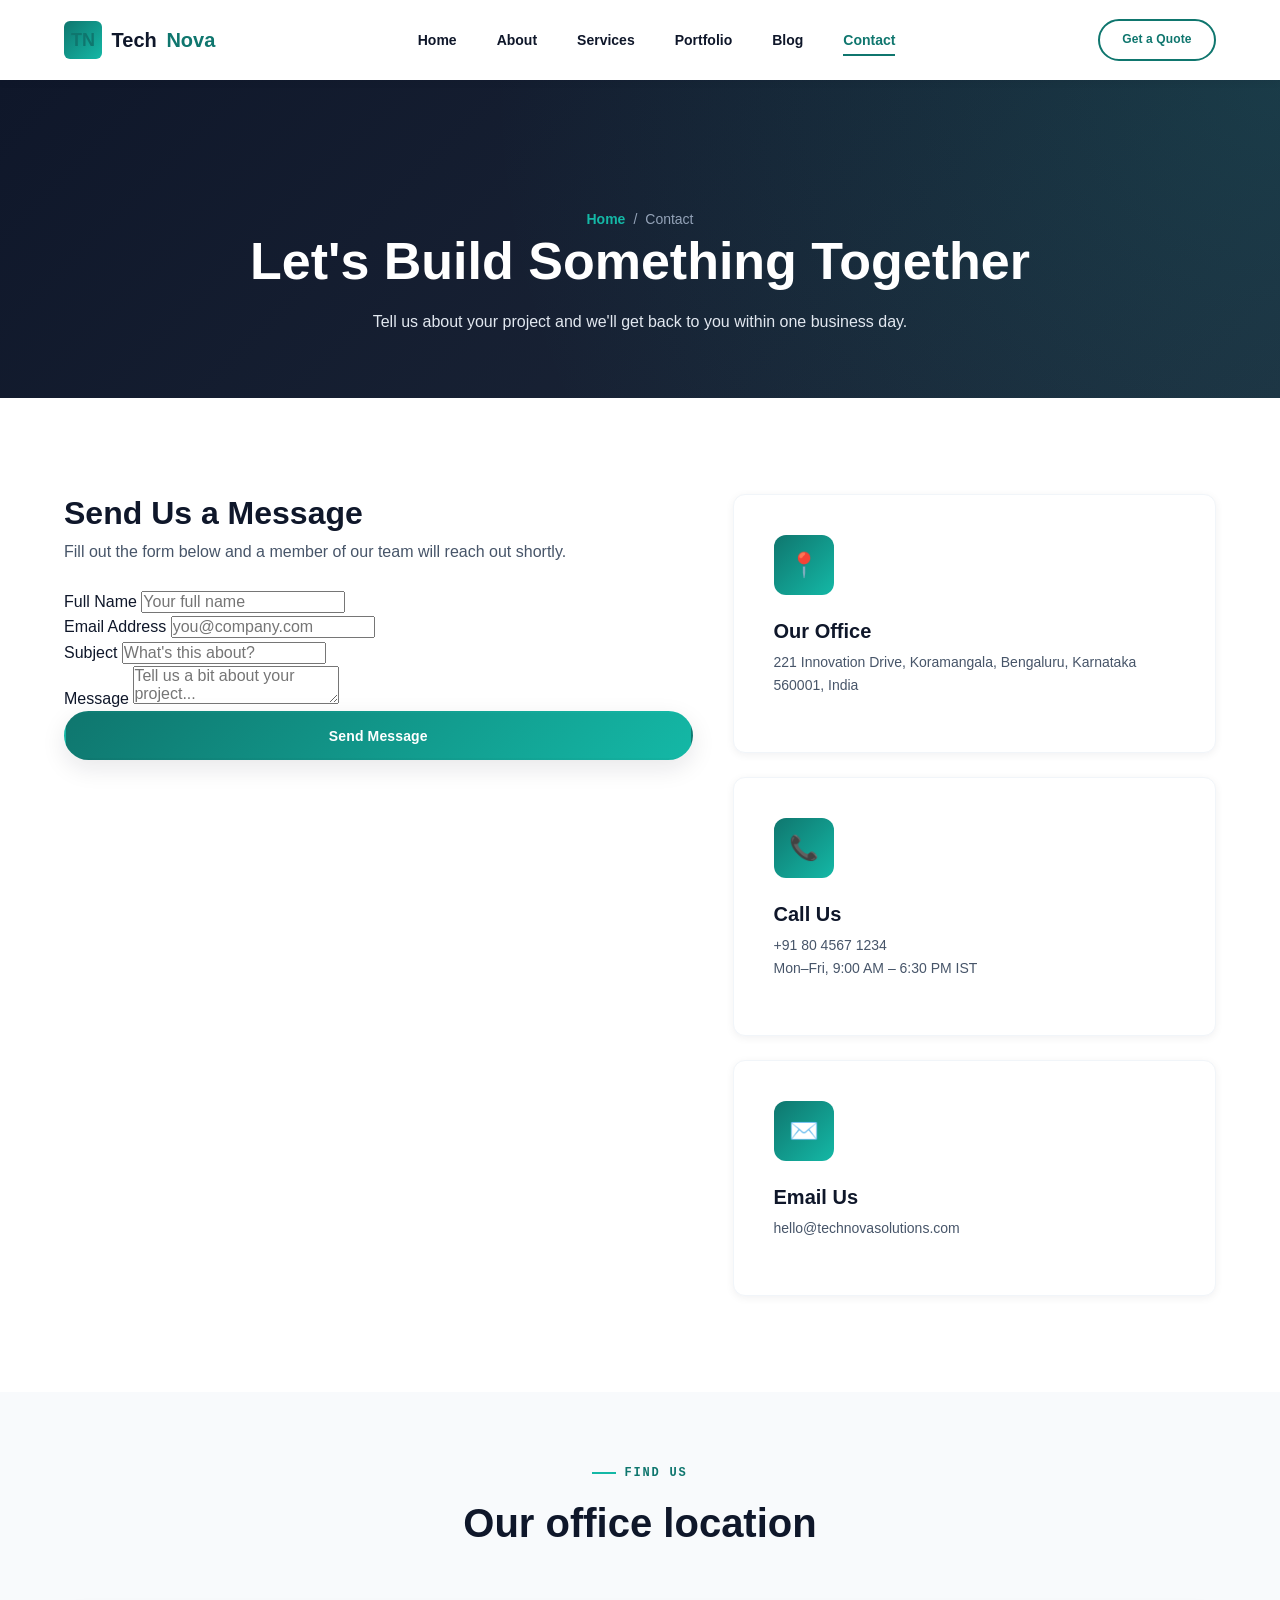
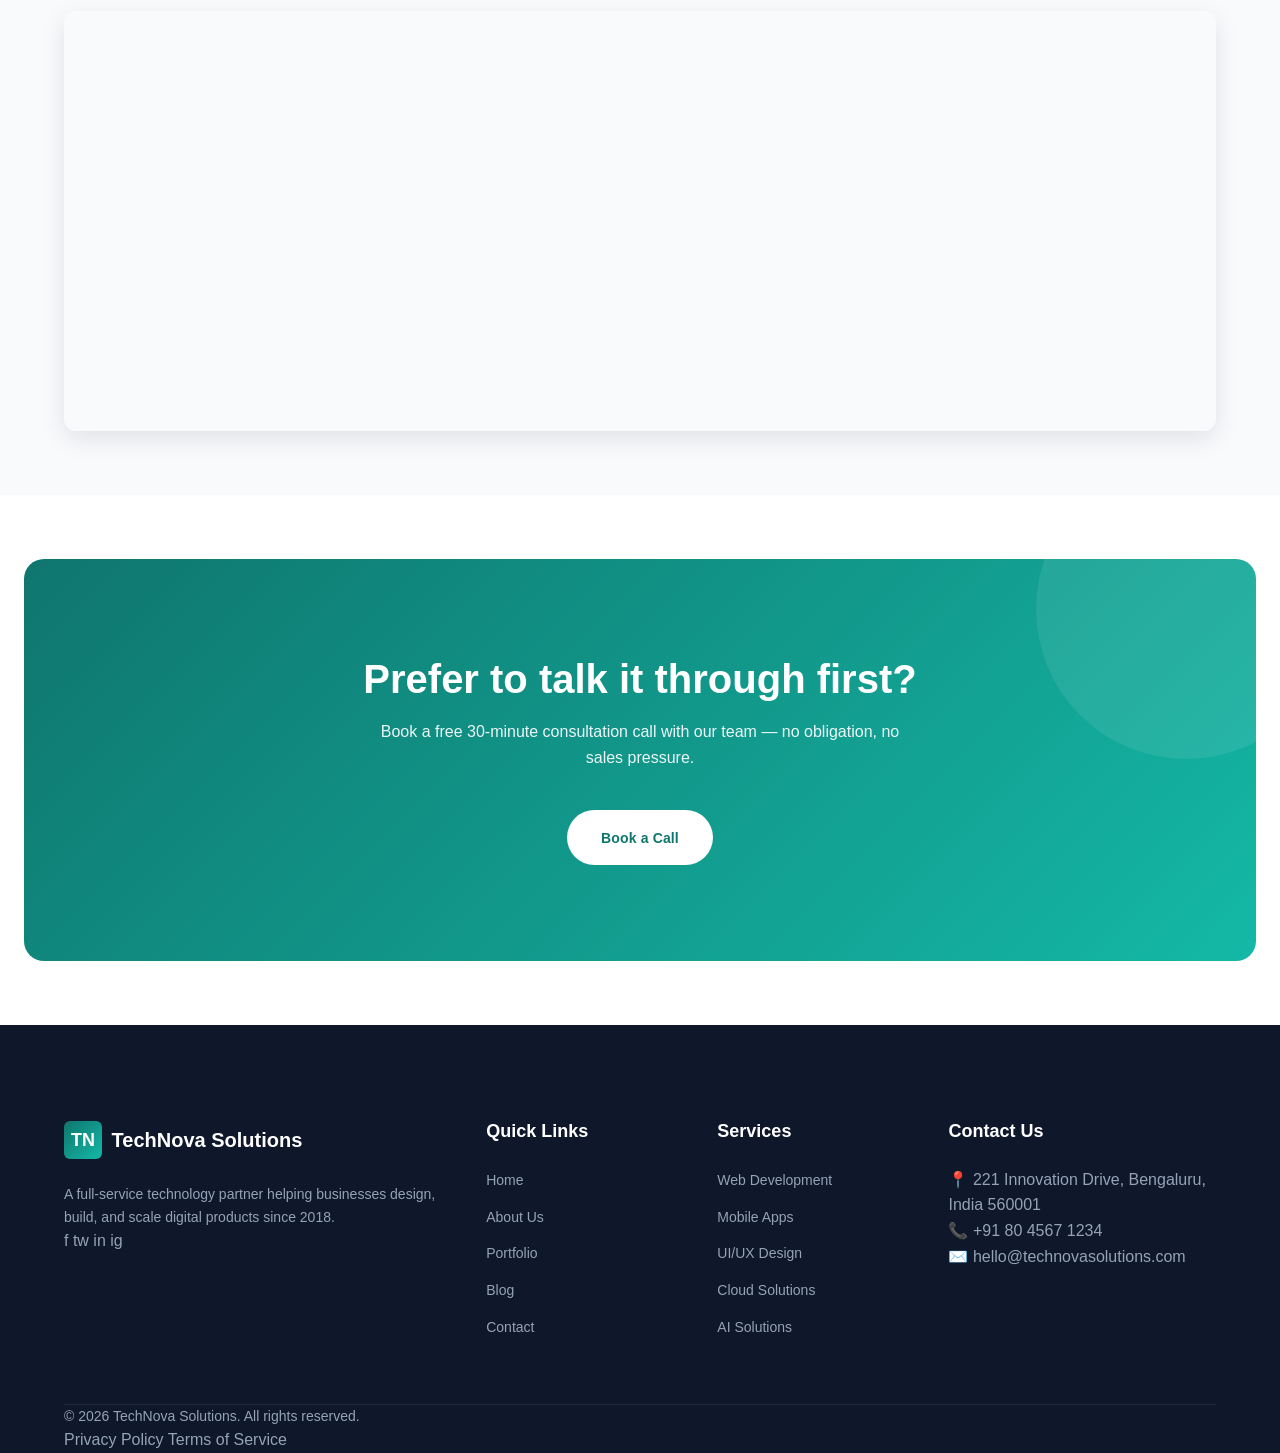
<file: contact.html>
<!DOCTYPE html>
<html lang="en">
<head>
  <meta charset="UTF-8">
  <meta name="viewport" content="width=device-width, initial-scale=1.0">
  <title>Contact Us | TechNova Solutions</title>
  <meta name="description" content="Get in touch with TechNova Solutions. Send us a message to start your next project.">
  <meta name="keywords" content="contact TechNova Solutions, IT company contact, request a quote">
  <link rel="stylesheet" href="style.css">
</head>
<body>

  <header>
    <nav class="navbar">
      <div class="container">
        <a href="index.html" class="logo">
          <span class="logo-mark">TN</span>
          Tech<span>Nova</span>
        </a>

        <ul class="nav-menu" id="navMenu">
          <li><a href="index.html">Home</a></li>
          <li><a href="about.html">About</a></li>
          <li><a href="services.html">Services</a></li>
          <li><a href="portfolio.html">Portfolio</a></li>
          <li><a href="blog.html">Blog</a></li>
          <li><a href="contact.html" class="active">Contact</a></li>
        </ul>

        <div class="nav-cta">
          <a href="contact.html" class="btn btn-outline btn-sm">Get a Quote</a>
          <button class="nav-toggle" aria-label="Toggle navigation menu">
            <span></span><span></span><span></span>
          </button>
        </div>
      </div>
    </nav>
  </header>

  <main>

    <section class="page-hero">
      <div class="container">
        <div class="breadcrumb">
          <a href="index.html">Home</a><span>/</span><span>Contact</span>
        </div>
        <h1>Let's Build Something Together</h1>
        <p>Tell us about your project and we'll get back to you within one business day.</p>
      </div>
    </section>

    <section class="section">
      <div class="container">
        <div style="display: grid; grid-template-columns: 1.3fr 1fr; gap: 2.5rem;">

          <!-- Contact Form -->
          <form class="contact-form anim-left" action="#" method="POST">
            <h3 style="margin-bottom: 0.4rem;">Send Us a Message</h3>
            <p style="margin-bottom: 1.5rem;">Fill out the form below and a member of our team will reach out shortly.</p>

            <div class="form-row">
              <div class="form-group">
                <label for="name">Full Name</label>
                <input type="text" id="name" name="name" placeholder="Your full name" required>
              </div>
              <div class="form-group">
                <label for="email">Email Address</label>
                <input type="email" id="email" name="email" placeholder="you@company.com" required>
              </div>
            </div>

            <div class="form-group">
              <label for="subject">Subject</label>
              <input type="text" id="subject" name="subject" placeholder="What's this about?" required>
            </div>

            <div class="form-group">
              <label for="message">Message</label>
              <textarea id="message" name="message" placeholder="Tell us a bit about your project..." required></textarea>
            </div>

            <button type="submit" class="btn btn-primary btn-block">Send Message</button>
          </form>

          <div class="anim-right">
            <div class="card" style="margin-bottom: 1.5rem;">
              <div class="icon-box">📍</div>
              <h3>Our Office</h3>
              <p>221 Innovation Drive, Koramangala, Bengaluru, Karnataka 560001, India</p>
            </div>

            <div class="card" style="margin-bottom: 1.5rem;">
              <div class="icon-box">📞</div>
              <h3>Call Us</h3>
              <p>+91 80 4567 1234<br>Mon–Fri, 9:00 AM – 6:30 PM IST</p>
            </div>

            <div class="card">
              <div class="icon-box">✉️</div>
              <h3>Email Us</h3>
              <p>hello@technovasolutions.com</p>
            </div>
          </div>

        </div>
      </div>
    </section>

    <section class="section-sm bg-light">
      <div class="container">
        <div class="section-heading">
          <span class="eyebrow">Find Us</span>
          <h2>Our office location</h2>
        </div>
        <div style="border-radius: var(--radius-md); overflow: hidden; box-shadow: var(--shadow-md);">
          <iframe
            src="https://www.google.com/maps/embed?pb=!1m18!1m12!1m3!1d3888.7!2d77.6309!3d12.9352!2m3!1f0!2f0!3f0!3m2!1i1024!2i768!4f13.1!3m3!1m2!1s0x3bae1470c9ba1f17%3A0x4f2c7b9c1e3e3e3e!2sKoramangala%2C+Bengaluru%2C+Karnataka!5e0!3m2!1sen!2sin"
            width="100%"
            height="420"
            style="border:0; display: block;"
            allowfullscreen=""
            loading="lazy"
            referrerpolicy="no-referrer-when-downgrade"
            title="Map showing TechNova Solutions office location in Koramangala, Bengaluru">
          </iframe>
        </div>
      </div>
    </section>

    <section class="section-sm">
      <div class="cta-section">
        <h2>Prefer to talk it through first?</h2>
        <p>Book a free 30-minute consultation call with our team — no obligation, no sales pressure.</p>
        <div class="cta-actions">
          <a href="#" class="btn btn-light">Book a Call</a>
        </div>
      </div>
    </section>

  </main>

  <footer class="footer">
    <div class="container">
      <div class="footer-grid">
        <div class="footer-col">
          <a href="index.html" class="footer-logo">
            <span class="logo-mark">TN</span>
            TechNova Solutions
          </a>
          <p>A full-service technology partner helping businesses design, build, and scale digital products since 2018.</p>
          <div class="footer-social">
            <a href="#" aria-label="Facebook">f</a>
            <a href="#" aria-label="Twitter">tw</a>
            <a href="#" aria-label="LinkedIn">in</a>
            <a href="#" aria-label="Instagram">ig</a>
          </div>
        </div>

        <div class="footer-col">
          <h4>Quick Links</h4>
          <ul class="footer-links">
            <li><a href="index.html">Home</a></li>
            <li><a href="about.html">About Us</a></li>
            <li><a href="portfolio.html">Portfolio</a></li>
            <li><a href="blog.html">Blog</a></li>
            <li><a href="contact.html">Contact</a></li>
          </ul>
        </div>

        <div class="footer-col">
          <h4>Services</h4>
          <ul class="footer-links">
            <li><a href="services.html">Web Development</a></li>
            <li><a href="services.html">Mobile Apps</a></li>
            <li><a href="services.html">UI/UX Design</a></li>
            <li><a href="services.html">Cloud Solutions</a></li>
            <li><a href="services.html">AI Solutions</a></li>
          </ul>
        </div>

        <div class="footer-col">
          <h4>Contact Us</h4>
          <div class="footer-contact-item">📍 <span>221 Innovation Drive, Bengaluru, India 560001</span></div>
          <div class="footer-contact-item">📞 <span>+91 80 4567 1234</span></div>
          <div class="footer-contact-item">✉️ <span>hello@technovasolutions.com</span></div>
        </div>
      </div>

      <div class="footer-bottom">
        <p>&copy; 2026 TechNova Solutions. All rights reserved.</p>
        <div class="footer-bottom-links">
          <a href="#">Privacy Policy</a>
          <a href="#">Terms of Service</a>
        </div>
      </div>
    </div>
  </footer>

</body>
</html>
</file>
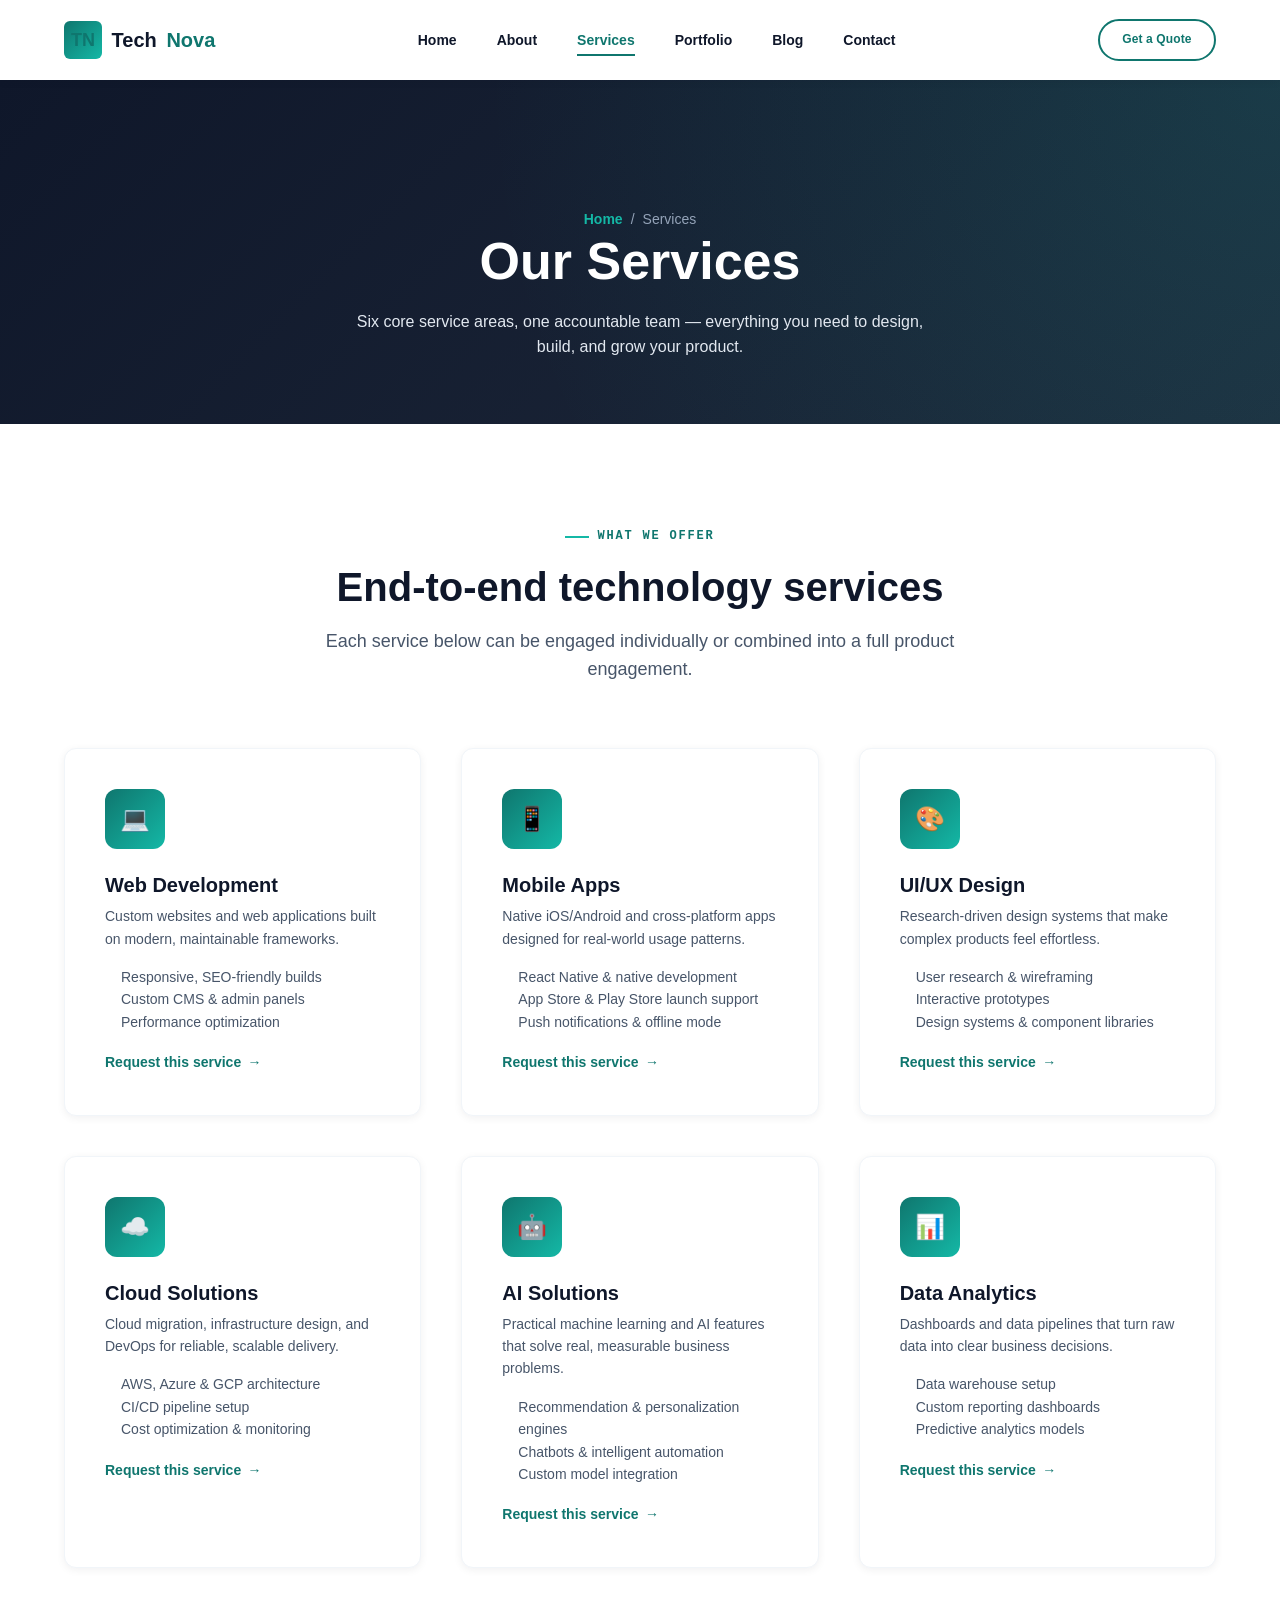
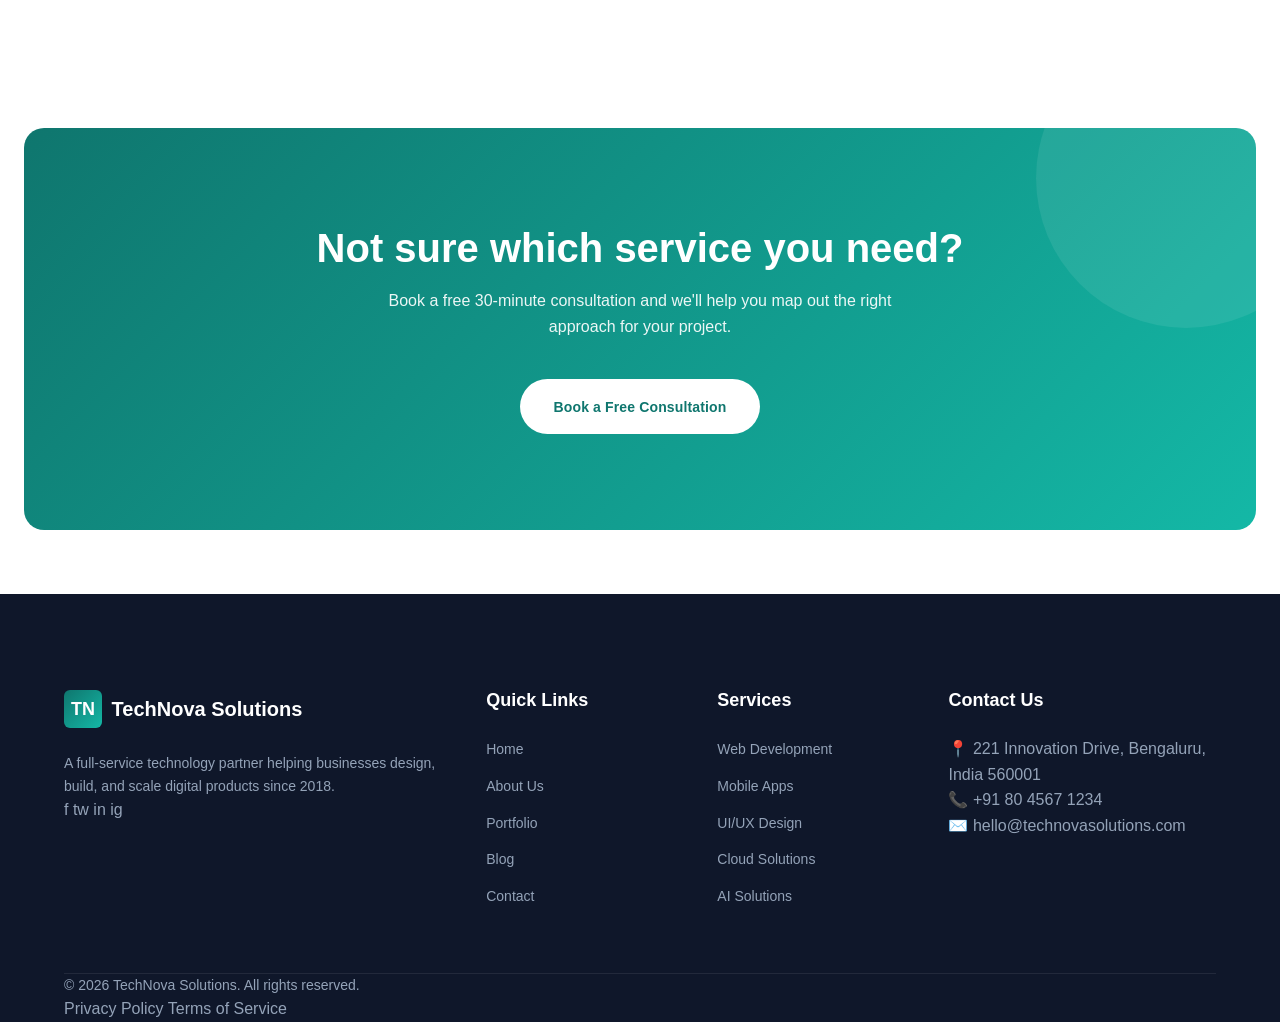
<file: services.html>
<!DOCTYPE html>
<html lang="en">
<head>
  <meta charset="UTF-8">
  <meta name="viewport" content="width=device-width, initial-scale=1.0">
  <title>Our Services | TechNova Solutions</title>
  <meta name="description" content="Explore TechNova Solutions' services — web development, mobile apps, UI/UX design, cloud, AI, and data analytics.">
  <meta name="keywords" content="IT services, web development services, mobile app development, cloud solutions, AI solutions">
  <link rel="stylesheet" href="style.css">
</head>
<body>

  <header>
    <nav class="navbar">
      <div class="container">
        <a href="index.html" class="logo">
          <span class="logo-mark">TN</span>
          Tech<span>Nova</span>
        </a>

        <ul class="nav-menu" id="navMenu">
          <li><a href="index.html">Home</a></li>
          <li><a href="about.html">About</a></li>
          <li><a href="services.html" class="active">Services</a></li>
          <li><a href="portfolio.html">Portfolio</a></li>
          <li><a href="blog.html">Blog</a></li>
          <li><a href="contact.html">Contact</a></li>
        </ul>

        <div class="nav-cta">
          <a href="contact.html" class="btn btn-outline btn-sm">Get a Quote</a>
          <button class="nav-toggle" aria-label="Toggle navigation menu">
            <span></span><span></span><span></span>
          </button>
        </div>
      </div>
    </nav>
  </header>

  <main>

    <section class="page-hero">
      <div class="container">
        <div class="breadcrumb">
          <a href="index.html">Home</a><span>/</span><span>Services</span>
        </div>
        <h1>Our Services</h1>
        <p>Six core service areas, one accountable team — everything you need to design, build, and grow your product.</p>
      </div>
    </section>

    <section class="section">
      <div class="container">
        <div class="section-heading">
          <span class="eyebrow">What We Offer</span>
          <h2>End-to-end technology services</h2>
          <p>Each service below can be engaged individually or combined into a full product engagement.</p>
        </div>

        <div class="services-grid">

          <div class="card anim-up delay-1">
            <div class="icon-box">💻</div>
            <h3>Web Development</h3>
            <p>Custom websites and web applications built on modern, maintainable frameworks.</p>
            <ul style="font-size: var(--fs-sm); color: var(--text-muted); margin-bottom: 1rem; padding-left: 1rem;">
              <li>Responsive, SEO-friendly builds</li>
              <li>Custom CMS &amp; admin panels</li>
              <li>Performance optimization</li>
            </ul>
            <a href="contact.html" class="card-link">Request this service</a>
          </div>

          <div class="card anim-up delay-2">
            <div class="icon-box">📱</div>
            <h3>Mobile Apps</h3>
            <p>Native iOS/Android and cross-platform apps designed for real-world usage patterns.</p>
            <ul style="font-size: var(--fs-sm); color: var(--text-muted); margin-bottom: 1rem; padding-left: 1rem;">
              <li>React Native &amp; native development</li>
              <li>App Store &amp; Play Store launch support</li>
              <li>Push notifications &amp; offline mode</li>
            </ul>
            <a href="contact.html" class="card-link">Request this service</a>
          </div>

          <div class="card anim-up delay-3">
            <div class="icon-box">🎨</div>
            <h3>UI/UX Design</h3>
            <p>Research-driven design systems that make complex products feel effortless.</p>
            <ul style="font-size: var(--fs-sm); color: var(--text-muted); margin-bottom: 1rem; padding-left: 1rem;">
              <li>User research &amp; wireframing</li>
              <li>Interactive prototypes</li>
              <li>Design systems &amp; component libraries</li>
            </ul>
            <a href="contact.html" class="card-link">Request this service</a>
          </div>

          <div class="card anim-up delay-4">
            <div class="icon-box">☁️</div>
            <h3>Cloud Solutions</h3>
            <p>Cloud migration, infrastructure design, and DevOps for reliable, scalable delivery.</p>
            <ul style="font-size: var(--fs-sm); color: var(--text-muted); margin-bottom: 1rem; padding-left: 1rem;">
              <li>AWS, Azure &amp; GCP architecture</li>
              <li>CI/CD pipeline setup</li>
              <li>Cost optimization &amp; monitoring</li>
            </ul>
            <a href="contact.html" class="card-link">Request this service</a>
          </div>

          <div class="card anim-up delay-5">
            <div class="icon-box">🤖</div>
            <h3>AI Solutions</h3>
            <p>Practical machine learning and AI features that solve real, measurable business problems.</p>
            <ul style="font-size: var(--fs-sm); color: var(--text-muted); margin-bottom: 1rem; padding-left: 1rem;">
              <li>Recommendation &amp; personalization engines</li>
              <li>Chatbots &amp; intelligent automation</li>
              <li>Custom model integration</li>
            </ul>
            <a href="contact.html" class="card-link">Request this service</a>
          </div>

          <div class="card anim-up delay-6">
            <div class="icon-box">📊</div>
            <h3>Data Analytics</h3>
            <p>Dashboards and data pipelines that turn raw data into clear business decisions.</p>
            <ul style="font-size: var(--fs-sm); color: var(--text-muted); margin-bottom: 1rem; padding-left: 1rem;">
              <li>Data warehouse setup</li>
              <li>Custom reporting dashboards</li>
              <li>Predictive analytics models</li>
            </ul>
            <a href="contact.html" class="card-link">Request this service</a>
          </div>

        </div>
      </div>
    </section>

    <section class="section-sm">
      <div class="cta-section">
        <h2>Not sure which service you need?</h2>
        <p>Book a free 30-minute consultation and we'll help you map out the right approach for your project.</p>
        <div class="cta-actions">
          <a href="contact.html" class="btn btn-light">Book a Free Consultation</a>
        </div>
      </div>
    </section>

  </main>

  <footer class="footer">
    <div class="container">
      <div class="footer-grid">
        <div class="footer-col">
          <a href="index.html" class="footer-logo">
            <span class="logo-mark">TN</span>
            TechNova Solutions
          </a>
          <p>A full-service technology partner helping businesses design, build, and scale digital products since 2018.</p>
          <div class="footer-social">
            <a href="#" aria-label="Facebook">f</a>
            <a href="#" aria-label="Twitter">tw</a>
            <a href="#" aria-label="LinkedIn">in</a>
            <a href="#" aria-label="Instagram">ig</a>
          </div>
        </div>

        <div class="footer-col">
          <h4>Quick Links</h4>
          <ul class="footer-links">
            <li><a href="index.html">Home</a></li>
            <li><a href="about.html">About Us</a></li>
            <li><a href="portfolio.html">Portfolio</a></li>
            <li><a href="blog.html">Blog</a></li>
            <li><a href="contact.html">Contact</a></li>
          </ul>
        </div>

        <div class="footer-col">
          <h4>Services</h4>
          <ul class="footer-links">
            <li><a href="services.html">Web Development</a></li>
            <li><a href="services.html">Mobile Apps</a></li>
            <li><a href="services.html">UI/UX Design</a></li>
            <li><a href="services.html">Cloud Solutions</a></li>
            <li><a href="services.html">AI Solutions</a></li>
          </ul>
        </div>

        <div class="footer-col">
          <h4>Contact Us</h4>
          <div class="footer-contact-item">📍 <span>221 Innovation Drive, Bengaluru, India 560001</span></div>
          <div class="footer-contact-item">📞 <span>+91 80 4567 1234</span></div>
          <div class="footer-contact-item">✉️ <span>hello@technovasolutions.com</span></div>
        </div>
      </div>

      <div class="footer-bottom">
        <p>&copy; 2026 TechNova Solutions. All rights reserved.</p>
        <div class="footer-bottom-links">
          <a href="#">Privacy Policy</a>
          <a href="#">Terms of Service</a>
        </div>
      </div>
    </div>
  </footer>

</body>
</html>
</file>
<file: style.css>
*,
*::before,
*::after {
  margin: 0;
  padding: 0;
  box-sizing: border-box;
}

html {
  scroll-behavior: smooth;
  -webkit-text-size-adjust: 100%;
}

body {
  min-height: 100vh;
  line-height: 1.6;
  -webkit-font-smoothing: antialiased;
  -moz-osx-font-smoothing: grayscale;
  overflow-x: hidden;
}

img,
picture,
svg {
  max-width: 100%;
  display: block;
}

a {
  text-decoration: none;
  color: inherit;
}

ul,
ol {
  list-style: none;
}

button {
  font-family: inherit;
  cursor: pointer;
  border: none;
  background: none;
}

input,
textarea,
select {
  font-family: inherit;
  font-size: inherit;
}

table {
  border-collapse: collapse;
  width: 100%;
}

h1, h2, h3, h4, h5, h6 {
  line-height: 1.2;
  font-weight: 700;
}

:root {
  
  --color-primary: #0f766e;
  --color-primary-light: #14b8a6;
  --color-primary-dark: #0b5852;
  --color-secondary: #14b8a6;
  --color-dark: #0f172a;
  --color-dark-soft: #1e293b;
  --color-light: #f8fafc;
  --color-white: #ffffff;

  --text-dark: #0f172a;
  --text-muted: #475569;
  --text-light: #94a3b8;
  --text-on-dark: #e2e8f0;
  --text-on-dark-muted: #94a3b8;

  --gray-50: #f8fafc;
  --gray-100: #f1f5f9;
  --gray-200: #e2e8f0;
  --gray-300: #cbd5e1;
  --gray-400: #94a3b8;
  --gray-700: #334155;
  --gray-800: #1e293b;
  --gray-900: #0f172a;

  --color-success: #16a34a;
  --color-warning: #d97706;
  --color-danger: #dc2626;

  --gradient-primary: linear-gradient(135deg, #0f766e 0%, #14b8a6 100%);
  --gradient-dark: linear-gradient(135deg, #0f172a 0%, #1e293b 100%);
  --gradient-overlay: linear-gradient(180deg, rgba(15, 23, 42, 0.2) 0%, rgba(15, 23, 42, 0.9) 100%);
  --gradient-radial: radial-gradient(circle at top right, rgba(20, 184, 166, 0.15), transparent 60%);

  --font-display: 'Poppins', 'Segoe UI', sans-serif;
  --font-body: 'Inter', 'Segoe UI', sans-serif;
  --font-mono: 'Courier New', monospace;

  --fs-xs: 0.75rem;
  --fs-sm: 0.875rem;
  --fs-base: 1rem;
  --fs-md: 1.125rem;
  --fs-lg: 1.25rem;
  --fs-xl: 1.5rem;
  --fs-2xl: 2rem;
  --fs-3xl: 2.5rem;
  --fs-4xl: 3.25rem;
  --fs-5xl: 4rem;

  --space-xs: 0.5rem;
  --space-sm: 1rem;
  --space-md: 1.5rem;
  --space-lg: 2.5rem;
  --space-xl: 4rem;
  --space-2xl: 6rem;
  --space-3xl: 8rem;

  --radius-sm: 6px;
  --radius-md: 12px;
  --radius-lg: 20px;
  --radius-full: 999px;

  --shadow-sm: 0 2px 8px rgba(15, 23, 42, 0.06);
  --shadow-md: 0 8px 24px rgba(15, 23, 42, 0.1);
  --shadow-lg: 0 20px 40px rgba(15, 23, 42, 0.15);
  --shadow-glow: 0 0 0 4px rgba(20, 184, 166, 0.15);
  --shadow-dark: 0 10px 30px rgba(0, 0, 0, 0.35);

  --transition-fast: 0.2s ease;
  --transition-base: 0.35s cubic-bezier(0.4, 0, 0.2, 1);
  --transition-slow: 0.6s cubic-bezier(0.4, 0, 0.2, 1);

  --container-width: 1200px;
  --header-height: 80px;
}

body {
  font-family: var(--font-body);
  font-size: var(--fs-base);
  color: var(--text-dark);
  background-color: var(--color-white);
}

h1, h2, h3, h4, h5, h6 {
  font-family: var(--font-display);
  color: var(--text-dark);
}

h1 { font-size: var(--fs-5xl); }
h2 { font-size: var(--fs-3xl); }
h3 { font-size: var(--fs-2xl); }
h4 { font-size: var(--fs-xl); }
h5 { font-size: var(--fs-lg); }
h6 { font-size: var(--fs-md); }

p {
  color: var(--text-muted);
  font-size: var(--fs-base);
}

.text-center { text-align: center; }
.text-light { color: var(--text-light); }
.text-primary { color: var(--color-primary); }

.eyebrow {
  display: inline-flex;
  align-items: center;
  gap: 0.5rem;
  font-family: var(--font-mono);
  font-size: var(--fs-xs);
  letter-spacing: 0.15em;
  text-transform: uppercase;
  color: var(--color-primary);
  font-weight: 700;
  margin-bottom: var(--space-sm);
}

.eyebrow::before {
  content: '';
  width: 24px;
  height: 2px;
  background: var(--color-primary-light);
  display: inline-block;
}

.section-heading {
  max-width: 700px;
  margin: 0 auto var(--space-xl);
  text-align: center;
}

.section-heading h2 {
  margin-bottom: var(--space-sm);
}

.section-heading p {
  font-size: var(--fs-md);
}

.section-heading.align-left {
  margin: 0 0 var(--space-xl) 0;
  text-align: left;
}

.container {
  width: 100%;
  max-width: var(--container-width);
  margin: 0 auto;
  padding: 0 var(--space-md);
}

.section {
  padding: var(--space-2xl) 0;
}

.section-sm {
  padding: var(--space-xl) 0;
}

.bg-light {
  background-color: var(--gray-50);
}

.bg-dark {
  background-color: var(--color-dark);
}

.bg-dark h2,
.bg-dark h3,
.bg-dark h4 {
  color: var(--color-white);
}

.bg-dark p {
  color: var(--text-on-dark-muted);
}

.flex {
  display: flex;
}

.flex-between {
  display: flex;
  align-items: center;
  justify-content: space-between;
}

.flex-center {
  display: flex;
  align-items: center;
  justify-content: center;
}

.flex-wrap {
  flex-wrap: wrap;
}

.grid {
  display: grid;
}

.gap-sm { gap: var(--space-sm); }
.gap-md { gap: var(--space-md); }
.gap-lg { gap: var(--space-lg); }

.btn {
  display: inline-flex;
  align-items: center;
  justify-content: center;
  gap: 0.5rem;
  padding: 0.9rem 2rem;
  border-radius: var(--radius-full);
  font-weight: 600;
  font-size: var(--fs-sm);
  letter-spacing: 0.01em;
  transition: var(--transition-base);
  white-space: nowrap;
  border: 2px solid transparent;
}

.btn-primary {
  background: var(--gradient-primary);
  color: var(--color-white);
  box-shadow: var(--shadow-md);
}

.btn-primary:hover {
  transform: translateY(-3px);
  box-shadow: var(--shadow-lg);
}

.btn-outline {
  background: transparent;
  border-color: var(--color-primary);
  color: var(--color-primary);
}

.btn-outline:hover {
  background: var(--color-primary);
  color: var(--color-white);
  transform: translateY(-3px);
}

.btn-light {
  background: var(--color-white);
  color: var(--color-primary);
}

.btn-light:hover {
  transform: translateY(-3px);
  box-shadow: var(--shadow-lg);
}

.btn-block {
  width: 100%;
}

.btn-sm {
  padding: 0.6rem 1.4rem;
  font-size: var(--fs-xs);
}

.navbar {
  position: sticky;
  top: 0;
  left: 0;
  width: 100%;
  z-index: 1000;
  background: rgba(255, 255, 255, 0.95);
  backdrop-filter: blur(10px);
  box-shadow: var(--shadow-sm);
  transition: var(--transition-base);
}

.navbar .container {
  display: flex;
  align-items: center;
  justify-content: space-between;
  height: var(--header-height);
}

.logo {
  display: flex;
  align-items: center;
  gap: 0.6rem;
  font-family: var(--font-display);
  font-size: var(--fs-lg);
  font-weight: 800;
  color: var(--text-dark);
}

.logo-mark {
  width: 38px;
  height: 38px;
  border-radius: var(--radius-sm);
  background: var(--gradient-primary);
  display: flex;
  align-items: center;
  justify-content: center;
  color: var(--color-white);
  font-weight: 800;
  font-size: var(--fs-md);
}

.logo span {
  color: var(--color-primary);
}

.nav-menu {
  display: flex;
  align-items: center;
  gap: var(--space-lg);
}

.nav-menu a {
  font-size: var(--fs-sm);
  font-weight: 600;
  color: var(--text-dark);
  position: relative;
  padding: 0.5rem 0;
  transition: var(--transition-fast);
}

.nav-menu a::after {
  content: '';
  position: absolute;
  left: 0;
  bottom: 0;
  width: 0;
  height: 2px;
  background: var(--color-primary);
  transition: var(--transition-base);
}

.nav-menu a:hover,
.nav-menu a.active {
  color: var(--color-primary);
}

.nav-menu a:hover::after,
.nav-menu a.active::after {
  width: 100%;
}

.nav-cta {
  display: flex;
  align-items: center;
  gap: var(--space-md);
}

.nav-toggle {
  display: none;
  flex-direction: column;
  gap: 5px;
  width: 30px;
}

.nav-toggle span {
  height: 2px;
  width: 100%;
  background: var(--text-dark);
  border-radius: 2px;
}

.hero {
  position: relative;
  min-height: 92vh;
  display: flex;
  align-items: center;
  background: var(--gradient-dark);
  overflow: hidden;
  color: var(--color-white);
}

.hero::before {
  content: '';
  position: absolute;
  inset: 0;
  background-image: url('https://images.unsplash.com/photo-1551434678-e076c223a692?auto=format&fit=crop&w=1600&q=80');
  background-size: cover;
  background-position: center;
  opacity: 0.18;
}

.hero::after {
  content: '';
  position: absolute;
  inset: 0;
  background: var(--gradient-radial);
}

.hero-network {
  position: absolute;
  inset: 0;
  z-index: 1;
  opacity: 0.5;
}

.hero-network span {
  position: absolute;
  width: 6px;
  height: 6px;
  border-radius: 50%;
  background: var(--color-primary-light);
  box-shadow: 0 0 12px 3px rgba(20, 184, 166, 0.7);
  animation: pulseNode 3s infinite ease-in-out;
}

.hero-network span:nth-child(1) { top: 18%; left: 12%; animation-delay: 0s; }
.hero-network span:nth-child(2) { top: 32%; left: 28%; animation-delay: 0.4s; }
.hero-network span:nth-child(3) { top: 60%; left: 18%; animation-delay: 0.8s; }
.hero-network span:nth-child(4) { top: 75%; left: 40%; animation-delay: 1.2s; }
.hero-network span:nth-child(5) { top: 22%; left: 55%; animation-delay: 1.6s; }
.hero-network span:nth-child(6) { top: 48%; left: 68%; animation-delay: 2s; }
.hero-network span:nth-child(7) { top: 70%; left: 80%; animation-delay: 0.6s; }
.hero-network span:nth-child(8) { top: 14%; left: 85%; animation-delay: 1s; }

@keyframes pulseNode {
  0%, 100% { transform: scale(1); opacity: 0.6; }
  50% { transform: scale(1.8); opacity: 1; }
}

.hero-content {
  position: relative;
  z-index: 2;
  max-width: 720px;
}

.hero-badge {
  display: inline-flex;
  align-items: center;
  gap: 0.5rem;
  background: rgba(20, 184, 166, 0.12);
  border: 1px solid rgba(20, 184, 166, 0.4);
  padding: 0.5rem 1rem;
  border-radius: var(--radius-full);
  font-size: var(--fs-xs);
  font-weight: 600;
  color: var(--color-primary-light);
  margin-bottom: var(--space-md);
  animation: fadeIn 1s ease;
}

.hero h1 {
  font-size: var(--fs-5xl);
  font-weight: 800;
  margin-bottom: var(--space-md);
  color: var(--color-white);
  animation: slideUp 0.9s ease;
}

.hero h1 .highlight {
  background: linear-gradient(90deg, #14b8a6, #5eead4);
  -webkit-background-clip: text;
  background-clip: text;
  color: transparent;
}

.hero p {
  font-size: var(--fs-md);
  color: var(--text-on-dark);
  margin-bottom: var(--space-lg);
  max-width: 580px;
  animation: slideUp 1.1s ease;
}

.hero-actions {
  display: flex;
  gap: var(--space-md);
  flex-wrap: wrap;
  animation: slideUp 1.3s ease;
}

.hero-stats {
  position: relative;
  z-index: 2;
  display: flex;
  gap: var(--space-xl);
  margin-top: var(--space-2xl);
  flex-wrap: wrap;
}

.hero-stats .stat-number {
  font-family: var(--font-display);
  font-size: var(--fs-2xl);
  font-weight: 800;
  color: var(--color-primary-light);
}

.hero-stats .stat-label {
  font-size: var(--fs-xs);
  color: var(--text-on-dark-muted);
  text-transform: uppercase;
  letter-spacing: 0.08em;
}

.page-hero {
  position: relative;
  padding: var(--space-3xl) 0 var(--space-xl);
  background: var(--gradient-dark);
  color: var(--color-white);
  text-align: center;
  overflow: hidden;
}

.page-hero::before {
  content: '';
  position: absolute;
  inset: 0;
  background: var(--gradient-radial);
}

.page-hero .container {
  position: relative;
  z-index: 2;
}

.page-hero h1 {
  font-size: var(--fs-4xl);
  margin-bottom: var(--space-sm);
  color: var(--color-white);
}

.breadcrumb {
  display: flex;
  justify-content: center;
  gap: 0.5rem;
  font-size: var(--fs-sm);
  color: var(--text-on-dark-muted);
}

.breadcrumb a {
  color: var(--color-primary-light);
  font-weight: 600;
}

.page-hero p {
  max-width: 600px;
  margin: var(--space-sm) auto 0;
  color: var(--text-on-dark);
}

.card {
  background: var(--color-white);
  border-radius: var(--radius-md);
  padding: var(--space-lg);
  box-shadow: var(--shadow-sm);
  border: 1px solid var(--gray-100);
  transition: var(--transition-base);
}

.card:hover {
  transform: translateY(-8px);
  box-shadow: var(--shadow-lg);
  border-color: transparent;
}

.icon-box {
  width: 60px;
  height: 60px;
  border-radius: var(--radius-md);
  background: var(--gradient-primary);
  display: flex;
  align-items: center;
  justify-content: center;
  font-size: var(--fs-xl);
  color: var(--color-white);
  margin-bottom: var(--space-md);
  transition: var(--transition-base);
}

.card:hover .icon-box {
  transform: rotate(-8deg) scale(1.08);
}

.card h3 {
  font-size: var(--fs-lg);
  margin-bottom: var(--space-xs);
}

.card p {
  font-size: var(--fs-sm);
  margin-bottom: var(--space-sm);
}

.card-link {
  font-size: var(--fs-sm);
  font-weight: 700;
  color: var(--color-primary);
  display: inline-flex;
  align-items: center;
  gap: 0.4rem;
}

.card-link::after {
  content: '→';
  transition: var(--transition-fast);
}

.card-link:hover::after {
  transform: translateX(4px);
}

.grid-2 { grid-template-columns: repeat(2, 1fr); }
.grid-3 { grid-template-columns: repeat(3, 1fr); }
.grid-4 { grid-template-columns: repeat(4, 1fr); }
.grid-6 { grid-template-columns: repeat(6, 1fr); }

.features-grid,
.services-grid,
.values-grid {
  display: grid;
  grid-template-columns: repeat(3, 1fr);
  gap: var(--space-lg);
}

.team-grid {
  display: grid;
  grid-template-columns: repeat(4, 1fr);
  gap: var(--space-lg);
}

.stats-section {
  background: var(--gradient-dark);
  padding: var(--space-xl) 0;
  position: relative;
  overflow: hidden;
}

.stats-section::before {
  content: '';
  position: absolute;
  inset: 0;
  background: var(--gradient-radial);
}

.stats-grid {
  position: relative;
  z-index: 2;
  display: grid;
  grid-template-columns: repeat(4, 1fr);
  gap: var(--space-lg);
  text-align: center;
}

.stat-item h3 {
  font-family: var(--font-display);
  font-size: var(--fs-3xl);
  color: var(--color-primary-light);
  margin-bottom: 0.3rem;
}

.stat-item p {
  color: var(--text-on-dark-muted);
  font-size: var(--fs-sm);
  text-transform: uppercase;
  letter-spacing: 0.06em;
}

.why-us {
  display: grid;
  grid-template-columns: 1fr 1fr;
  gap: var(--space-2xl);
  align-items: center;
}

.why-us-image {
  position: relative;
  border-radius: var(--radius-lg);
  overflow: hidden;
  box-shadow: var(--shadow-lg);
}

.why-us-image img {
  width: 100%;
  height: 100%;
  object-fit: cover;
  transition: var(--transition-slow);
}

.why-us-image:hover img {
  transform: scale(1.05);
}

.why-us-badge {
  position: absolute;
  bottom: -20px;
  right: -20px;
  background: var(--color-white);
  padding: var(--space-md);
  border-radius: var(--radius-md);
  box-shadow: var(--shadow-lg);
  text-align: center;
}

.why-us-badge h3 {
  color: var(--color-primary);
  font-size: var(--fs-2xl);
}

.why-us-badge p {
  font-size: var(--fs-xs);
  margin: 0;
}

.why-us-list {
  display: flex;
  flex-direction: column;
  gap: var(--space-md);
  margin-top: var(--space-md);
}

.why-us-item {
  display: flex;
  gap: var(--space-md);
  align-items: flex-start;
}

.why-us-icon {
  flex-shrink: 0;
  width: 44px;
  height: 44px;
  border-radius: 50%;
  background: rgba(15, 118, 110, 0.1);
  color: var(--color-primary);
  display: flex;
  align-items: center;
  justify-content: center;
  font-weight: 800;
}

.why-us-item h4 {
  font-size: var(--fs-md);
  margin-bottom: 0.2rem;
}

.why-us-item p {
  font-size: var(--fs-sm);
  margin: 0;
}

.testimonial-slider {
  position: relative;
  max-width: 800px;
  margin: 0 auto;
  overflow: hidden;
  border-radius: var(--radius-lg);
}

.testimonial-track {
  display: flex;
  width: 500%;
  animation: slideTestimonials 25s infinite;
}

.testimonial-slide {
  width: 20%;
  flex-shrink: 0;
  padding: var(--space-lg);
  text-align: center;
}

.testimonial-slide .quote-mark {
  font-family: var(--font-display);
  font-size: 3.5rem;
  color: var(--color-primary-light);
  line-height: 1;
  margin-bottom: var(--space-sm);
}

.testimonial-slide p {
  font-size: var(--fs-md);
  font-style: italic;
  color: var(--text-dark);
  margin-bottom: var(--space-md);
  max-width: 600px;
  margin-inline: auto;
}

.testimonial-author {
  display: flex;
  align-items: center;
  justify-content: center;
  gap: var(--space-sm);
}

.testimonial-author img {
  width: 56px;
  height: 56px;
  border-radius: 50%;
  object-fit: cover;
  border: 3px solid var(--color-primary-light);
}

.testimonial-author h5 {
  font-size: var(--fs-sm);
  margin-bottom: 0.1rem;
}

.testimonial-author span {
  font-size: var(--fs-xs);
  color: var(--text-light);
}

.testimonial-stars {
  color: #f59e0b;
  margin-bottom: var(--space-sm);
  font-size: var(--fs-md);
}

@keyframes slideTestimonials {
  0%, 16% { transform: translateX(0); }
  20%, 36% { transform: translateX(-20%); }
  40%, 56% { transform: translateX(-40%); }
  60%, 76% { transform: translateX(-60%); }
  80%, 96% { transform: translateX(-80%); }
  100% { transform: translateX(-80%); }
}

.testimonial-dots {
  display: flex;
  justify-content: center;
  gap: 0.5rem;
  margin-top: var(--space-md);
}

.testimonial-dots span {
  width: 8px;
  height: 8px;
  border-radius: 50%;
  background: var(--gray-300);
}

.team-card {
  text-align: center;
  background: var(--color-white);
  border-radius: var(--radius-md);
  overflow: hidden;
  box-shadow: var(--shadow-sm);
  transition: var(--transition-base);
}

.team-card:hover {
  box-shadow: var(--shadow-lg);
  transform: translateY(-6px);
}

.team-photo {
  position: relative;
  overflow: hidden;
  aspect-ratio: 1 / 1;
}

.team-photo img {
  width: 100%;
  height: 100%;
  object-fit: cover;
  transition: var(--transition-slow);
}

.team-card:hover .team-photo img {
  transform: scale(1.1);
}

.team-social {
  position: absolute;
  bottom: -50px;
  left: 0;
  right: 0;
  display: flex;
  justify-content: center;
  gap: 0.6rem;
  padding: var(--space-sm);
  background: rgba(15, 23, 42, 0.7);
  transition: var(--transition-base);
}

.team-card:hover .team-social {
  bottom: 0;
}

.team-social a {
  width: 32px;
  height: 32px;
  border-radius: 50%;
  background: var(--color-white);
  color: var(--color-primary);
  display: flex;
  align-items: center;
  justify-content: center;
  font-size: var(--fs-xs);
  font-weight: 700;
  transition: var(--transition-fast);
}

.team-social a:hover {
  background: var(--color-primary);
  color: var(--color-white);
}

.team-info {
  padding: var(--space-md);
}

.team-info h4 {
  font-size: var(--fs-md);
  margin-bottom: 0.2rem;
}

.team-info span {
  font-size: var(--fs-sm);
  color: var(--color-primary);
  font-weight: 600;
}

.cta-section {
  background: var(--gradient-primary);
  border-radius: var(--radius-lg);
  padding: var(--space-2xl);
  margin: 0 var(--space-md);
  text-align: center;
  position: relative;
  overflow: hidden;
}

.cta-section::before {
  content: '';
  position: absolute;
  width: 300px;
  height: 300px;
  background: rgba(255, 255, 255, 0.08);
  border-radius: 50%;
  top: -100px;
  right: -80px;
}

.cta-section h2,
.cta-section p {
  color: var(--color-white);
  position: relative;
  z-index: 2;
}

.cta-section p {
  max-width: 560px;
  margin: var(--space-sm) auto var(--space-lg);
  opacity: 0.92;
}

.cta-actions {
  position: relative;
  z-index: 2;
  display: flex;
  justify-content: center;
  gap: var(--space-md);
  flex-wrap: wrap;
}

.footer {
  background: var(--color-dark);
  color: var(--text-on-dark-muted);
  padding-top: var(--space-2xl);
}

.footer-grid {
  display: grid;
  grid-template-columns: 2fr 1fr 1fr 1.4fr;
  gap: var(--space-lg);
  padding-bottom: var(--space-xl);
  border-bottom: 1px solid rgba(255, 255, 255, 0.08);
}

.footer-logo {
  display: flex;
  align-items: center;
  gap: 0.6rem;
  font-family: var(--font-display);
  font-size: var(--fs-lg);
  font-weight: 800;
  color: var(--color-white);
  margin-bottom: var(--space-md);
}

.footer p {
  color: var(--text-on-dark-muted);
  font-size: var(--fs-sm);
}

.footer-col h4 {
  color: var(--color-white);
  font-size: var(--fs-md);
  margin-bottom: var(--space-md);
}

.footer-links {
  display: flex;
  flex-direction: column;
  gap: 0.7rem;
}

.footer-links a {
  font-size: var(--fs-sm);
  transition: var(--transition-fast);
}

.footer-links a:hover {
  color: var(--color-primary-light);
  padding-left: 4px;
}

/* Dark Mode */
body.dark-mode {
  background-color: var(--color-dark);
  color: var(--text-on-dark);
}

body.dark-mode h1,
body.dark-mode h2,
body.dark-mode h3,
body.dark-mode h4,
body.dark-mode h5,
body.dark-mode h6 {
  color: var(--color-white);
}

body.dark-mode p {
  color: var(--text-on-dark-muted);
}

body.dark-mode .navbar {
  background: rgba(15, 23, 42, 0.95);
}

body.dark-mode .nav-menu a {
  color: var(--text-on-dark);
}

body.dark-mode .logo {
  color: var(--color-white);
}

body.dark-mode .nav-toggle span {
  background: var(--text-on-dark);
}

body.dark-mode .card,
body.dark-mode .team-card {
  background: var(--color-dark-soft);
  border-color: rgba(255, 255, 255, 0.08);
}

body.dark-mode .card h3,
body.dark-mode .card p,
body.dark-mode .team-info h4 {
  color: var(--text-on-dark);
}

body.dark-mode .bg-light {
  background-color: var(--color-dark-soft);
}

body.dark-mode .testimonial-slide p {
  color: var(--text-on-dark);
}

.has-tooltip {
  position: relative;
}

.tooltip-box {
  position: absolute;
  bottom: 110%;
  left: 50%;
  transform: translateX(-50%);
  background: var(--color-dark);
  color: var(--color-white);
  padding: 0.5rem 0.8rem;
  border-radius: var(--radius-sm);
  font-size: var(--fs-xs);
  font-weight: 500;
  white-space: nowrap;
  opacity: 0;
  visibility: hidden;
  transition: var(--transition-fast);
  z-index: 10;
  pointer-events: none;
}

.tooltip-visible .tooltip-box {
  opacity: 1;
  visibility: visible;
}
</file>
